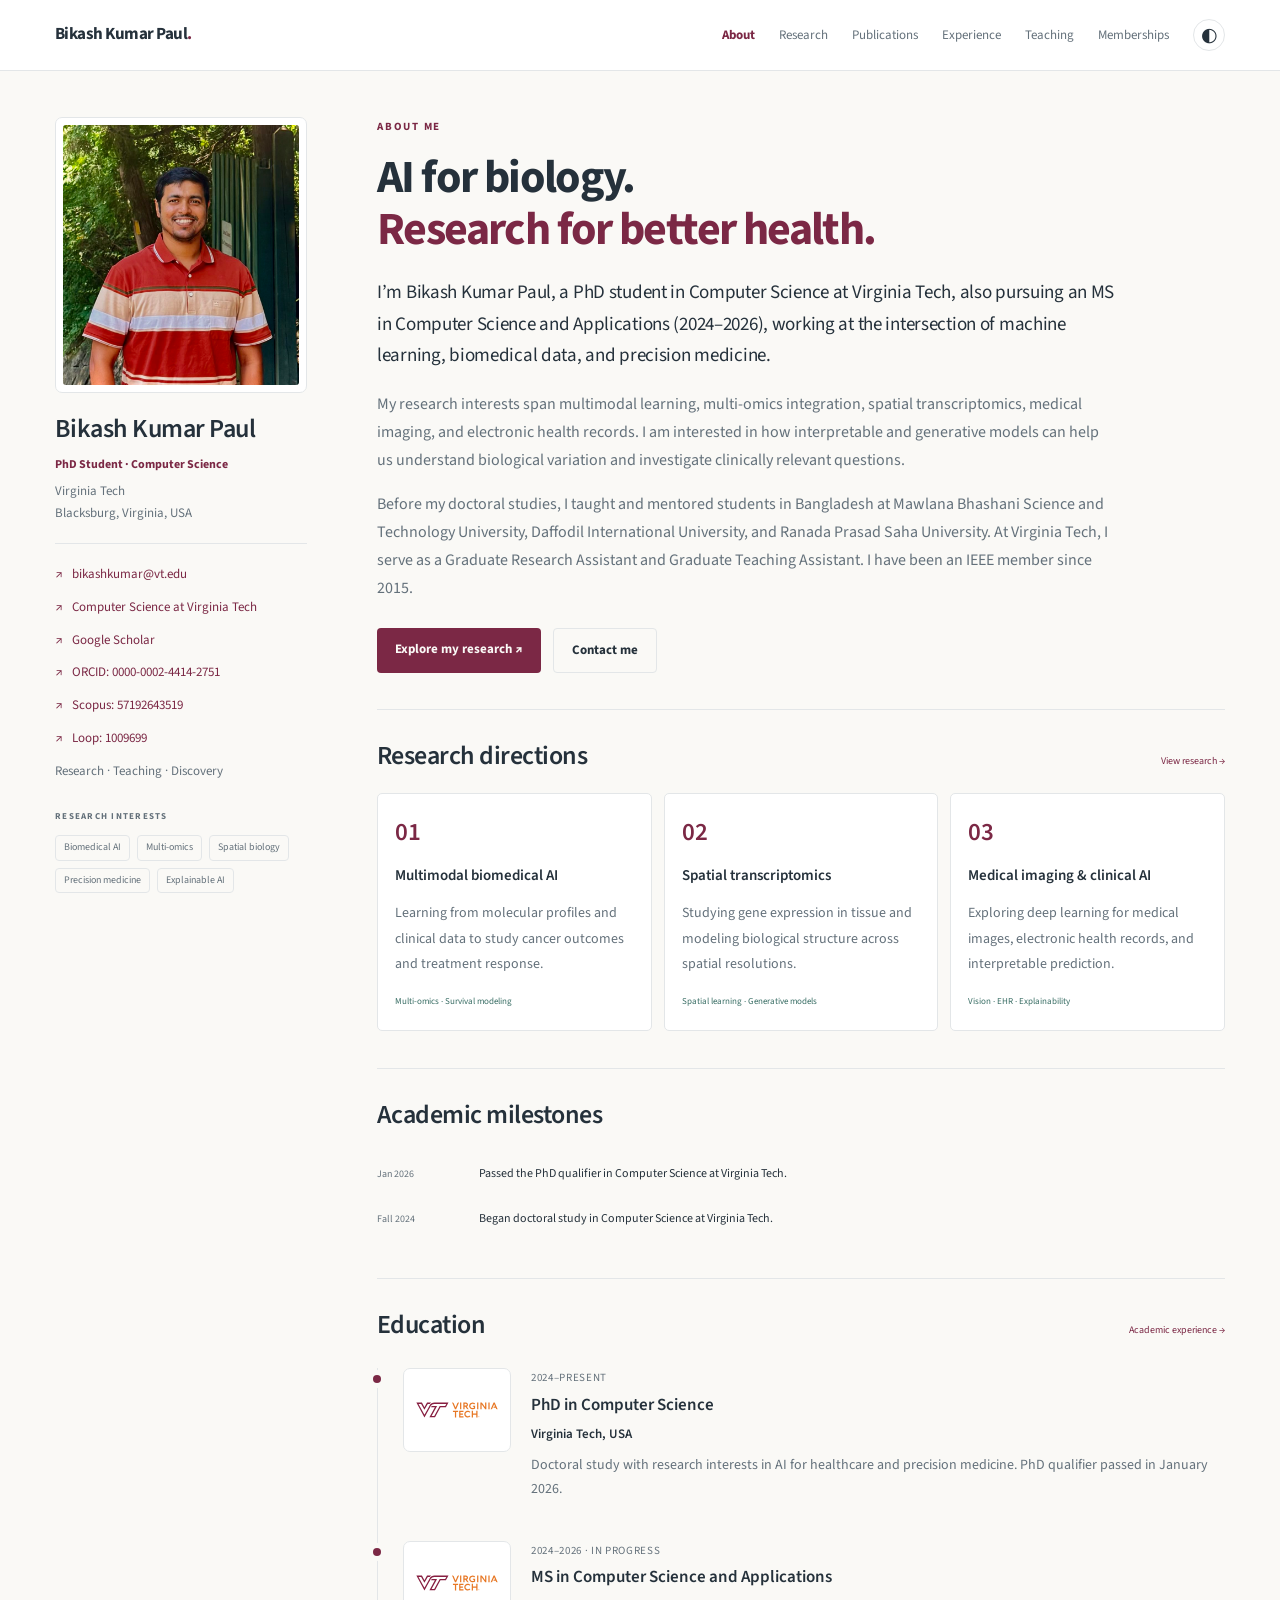
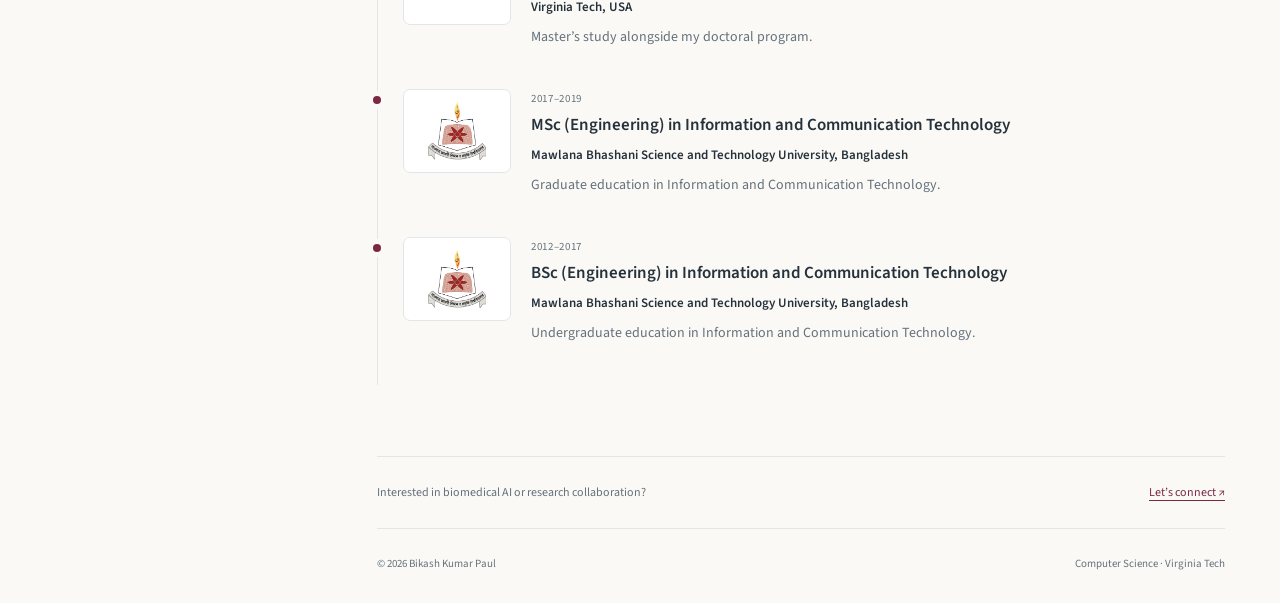
<file: index.html>
<!doctype html><html lang="en"><head><meta charset="utf-8"><meta name="viewport" content="width=device-width,initial-scale=1"><meta name="description" content="About — Bikash Kumar Paul, PhD student in Computer Science at Virginia Tech. Biomedical AI, multi-omics, spatial transcriptomics, and precision medicine."><meta name="theme-color" content="#7b2845"><title>About | Bikash Kumar Paul</title><link rel="preload" href="./fonts/source-sans-3-400.ttf" as="font" type="font/ttf" crossorigin><link rel="stylesheet" href="./style.css"><script defer src="./site.js"></script><script data-goatcounter="https://paulbikashkumar.goatcounter.com/count" async src="https://gc.zgo.at/count.js"></script></head><body><a class="skip" href="#main">Skip to content</a><header><div class="top"><a class="brand" href="./index.html">Bikash Kumar Paul<span>.</span></a><nav aria-label="Main navigation"><a href="./index.html" class="active" aria-current="page">About</a><a href="./research.html">Research</a><a href="./publications.html">Publications</a><a href="./experience.html">Experience</a><a href="./teaching.html">Teaching</a><a href="./service.html">Memberships</a><button data-theme aria-label="Toggle dark theme">◐</button></nav></div></header><div class="layout"><aside aria-label="Profile"><div class="photo-frame"><img src="./BKP.jpg" alt="Bikash Kumar Paul" width="892" height="942"></div><h2>Bikash Kumar Paul</h2><p class="role">PhD Student · Computer Science</p><p class="affil">Virginia Tech<br>Blacksburg, Virginia, USA</p><div class="side-links"><a href="mailto:bikashkumar@vt.edu">↗ &nbsp; bikashkumar@vt.edu</a><a href="https://cs.vt.edu/">↗ &nbsp; Computer Science at Virginia Tech</a><a href="https://scholar.google.com/citations?user=Nyvyza0AAAAJ&amp;hl=en">↗ &nbsp; Google Scholar</a><a href="https://orcid.org/0000-0002-4414-2751">↗ &nbsp; ORCID: 0000-0002-4414-2751</a><a href="https://www.scopus.com/authid/detail.uri?authorId=57192643519">↗ &nbsp; Scopus: 57192643519</a><a href="https://loop.frontiersin.org/people/1009699/overview">↗ &nbsp; Loop: 1009699</a><span>Research · Teaching · Discovery</span></div><div class="side-label">RESEARCH INTERESTS</div><div class="interests"><span>Biomedical AI</span><span>Multi-omics</span><span>Spatial biology</span><span>Precision medicine</span><span>Explainable AI</span></div></aside><main id="main"><p class="eyebrow">About me</p><h1>AI for biology.<br><em>Research for better health.</em></h1><p class="lead">I’m Bikash Kumar Paul, a PhD student in Computer Science at Virginia Tech, also pursuing an MS in Computer Science and Applications (2024–2026), working at the intersection of machine learning, biomedical data, and precision medicine.</p><p class="bio">My research interests span multimodal learning, multi-omics integration, spatial transcriptomics, medical imaging, and electronic health records. I am interested in how interpretable and generative models can help us understand biological variation and investigate clinically relevant questions.</p><p class="bio">Before my doctoral studies, I taught and mentored students in Bangladesh at Mawlana Bhashani Science and Technology University, Daffodil International University, and Ranada Prasad Saha University. At Virginia Tech, I serve as a Graduate Research Assistant and Graduate Teaching Assistant. I have been an IEEE member since 2015.</p><div class="actions"><a class="btn" href="research.html">Explore my research ↗</a><a class="btn secondary" href="mailto:bikashkumar@vt.edu">Contact me</a></div><section><div class="section-title"><h2>Research directions</h2><a href="research.html">View research →</a></div><div class="research-grid"><article class="research-card"><span class="card-number">01</span><h3>Multimodal biomedical AI</h3><p>Learning from molecular profiles and clinical data to study cancer outcomes and treatment response.</p><div class="card-tags">Multi-omics · Survival modeling</div></article><article class="research-card"><span class="card-number">02</span><h3>Spatial transcriptomics</h3><p>Studying gene expression in tissue and modeling biological structure across spatial resolutions.</p><div class="card-tags">Spatial learning · Generative models</div></article><article class="research-card"><span class="card-number">03</span><h3>Medical imaging & clinical AI</h3><p>Exploring deep learning for medical images, electronic health records, and interpretable prediction.</p><div class="card-tags">Vision · EHR · Explainability</div></article></div></section><section><div class="section-title"><h2>Academic milestones</h2></div><div class="news-item"><time>Jan 2026</time><p>Passed the PhD qualifier in Computer Science at Virginia Tech.</p></div><div class="news-item"><time>Fall 2024</time><p>Began doctoral study in Computer Science at Virginia Tech.</p></div></section><section><div class="section-title"><h2>Education</h2><a href="experience.html">Academic experience →</a></div><div class="timeline"><article class="entry institution-entry"><div class="institution-logo"><img src="./logos/vt.svg" alt="Virginia Tech logo" loading="lazy"></div><div class="entry-content"><div class="meta">2024–PRESENT</div><h3>PhD in Computer Science</h3><div class="institution">Virginia Tech, USA</div><p>Doctoral study with research interests in AI for healthcare and precision medicine. PhD qualifier passed in January 2026.</p></div></article><article class="entry institution-entry"><div class="institution-logo"><img src="./logos/vt.svg" alt="Virginia Tech logo" loading="lazy"></div><div class="entry-content"><div class="meta">2024–2026 · IN PROGRESS</div><h3>MS in Computer Science and Applications</h3><div class="institution">Virginia Tech, USA</div><p>Master’s study alongside my doctoral program.</p></div></article><article class="entry institution-entry"><div class="institution-logo"><img src="./logos/mbstu.png" alt="MBSTU logo" loading="lazy"></div><div class="entry-content"><div class="meta">2017–2019</div><h3>MSc (Engineering) in Information and Communication Technology</h3><div class="institution">Mawlana Bhashani Science and Technology University, Bangladesh</div><p>Graduate education in Information and Communication Technology.</p></div></article><article class="entry institution-entry"><div class="institution-logo"><img src="./logos/mbstu.png" alt="MBSTU logo" loading="lazy"></div><div class="entry-content"><div class="meta">2012–2017</div><h3>BSc (Engineering) in Information and Communication Technology</h3><div class="institution">Mawlana Bhashani Science and Technology University, Bangladesh</div><p>Undergraduate education in Information and Communication Technology.</p></div></article></div></section><div class="contact-strip"><p>Interested in biomedical AI or research collaboration?</p><a href="mailto:bikashkumar@vt.edu">Let’s connect ↗</a></div><footer><span>© 2026 Bikash Kumar Paul</span><span>Computer Science · Virginia Tech</span></footer></main></div></body></html>
</file>
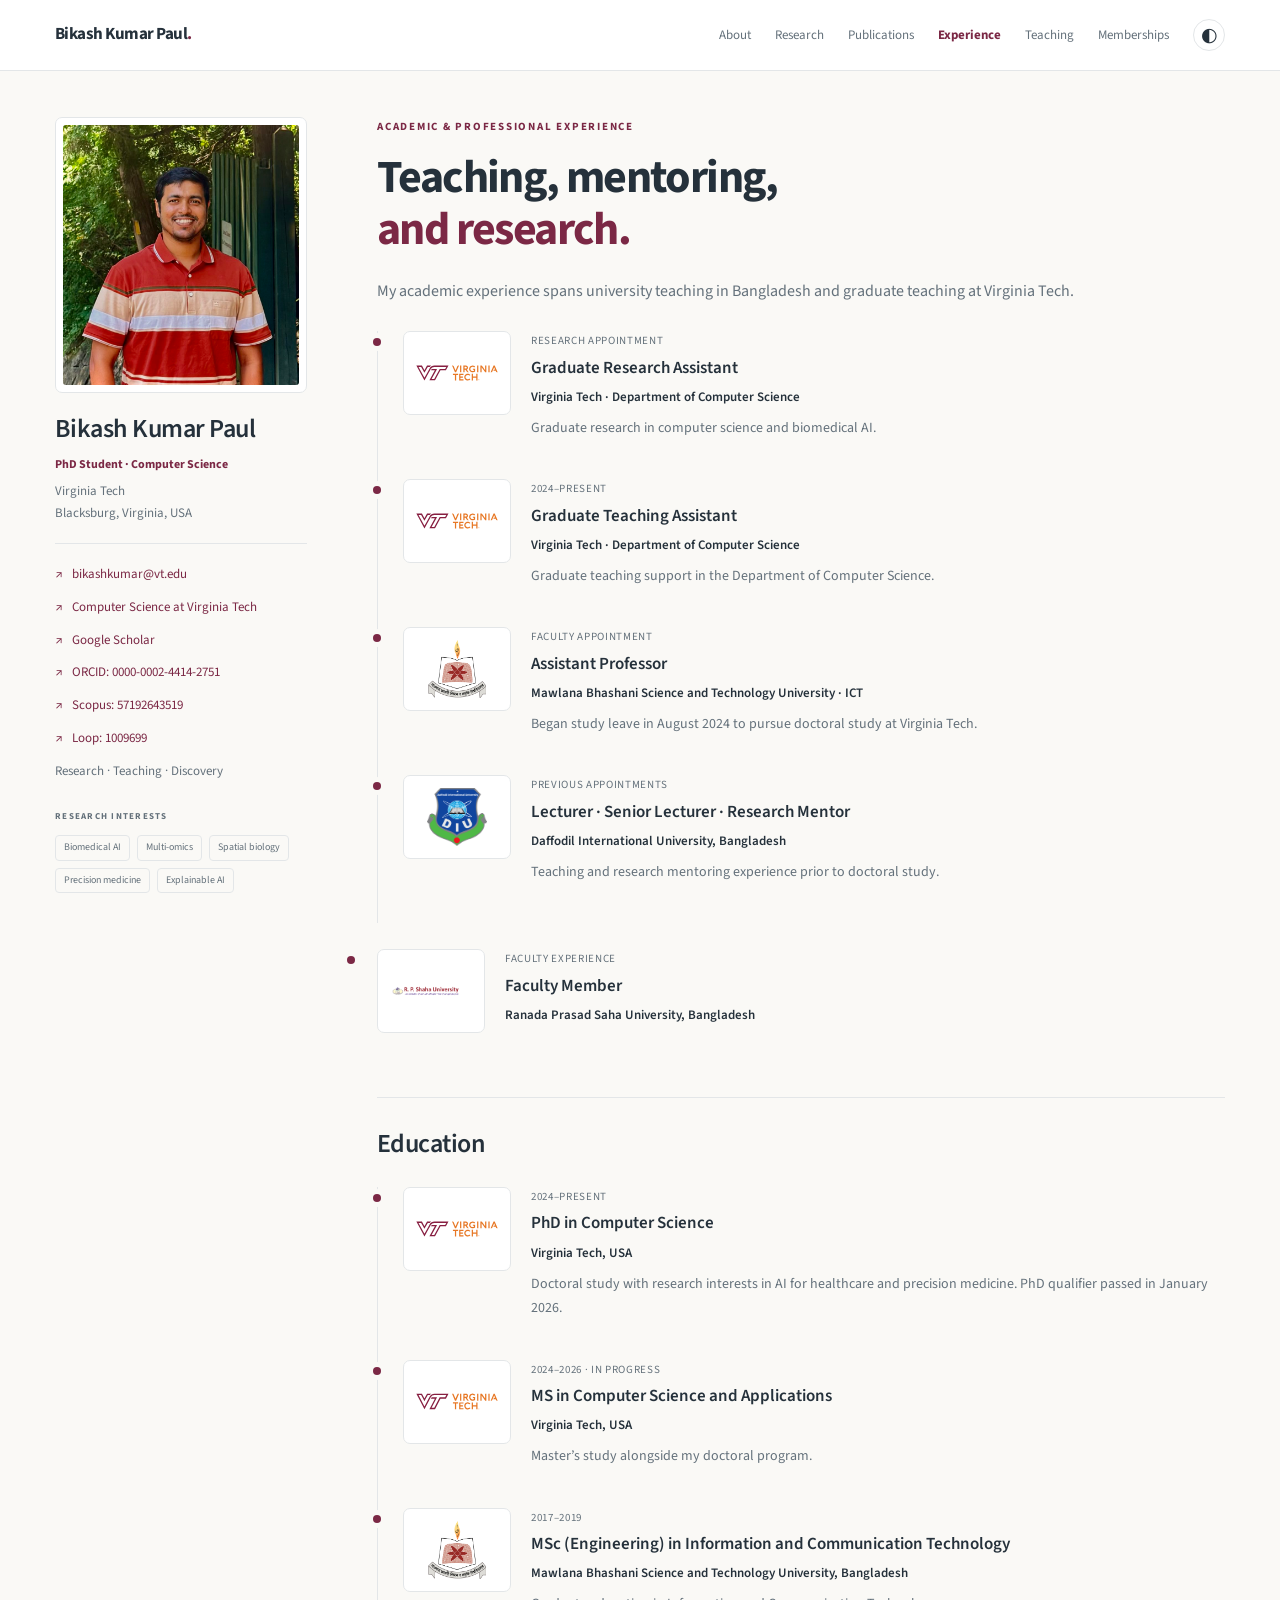
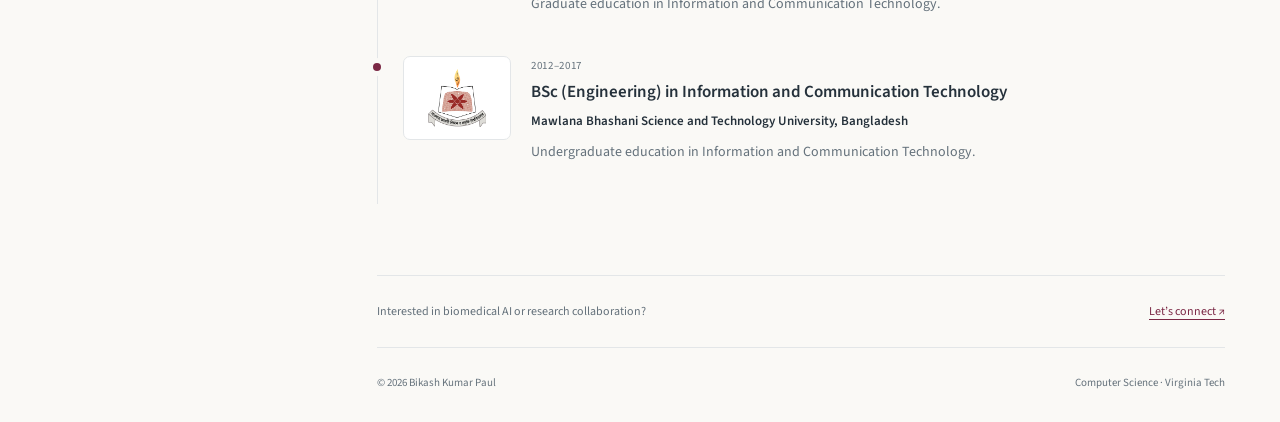
<file: experience.html>
<!doctype html><html lang="en"><head><meta charset="utf-8"><meta name="viewport" content="width=device-width,initial-scale=1"><meta name="description" content="Experience — Bikash Kumar Paul, PhD student in Computer Science at Virginia Tech. Biomedical AI, multi-omics, spatial transcriptomics, and precision medicine."><meta name="theme-color" content="#7b2845"><title>Experience | Bikash Kumar Paul</title><link rel="preload" href="./fonts/source-sans-3-400.ttf" as="font" type="font/ttf" crossorigin><link rel="stylesheet" href="./style.css"><script defer src="./site.js"></script><script data-goatcounter="https://paulbikashkumar.goatcounter.com/count" async src="https://gc.zgo.at/count.js"></script></head><body><a class="skip" href="#main">Skip to content</a><header><div class="top"><a class="brand" href="./index.html">Bikash Kumar Paul<span>.</span></a><nav aria-label="Main navigation"><a href="./index.html">About</a><a href="./research.html">Research</a><a href="./publications.html">Publications</a><a href="./experience.html" class="active" aria-current="page">Experience</a><a href="./teaching.html">Teaching</a><a href="./service.html">Memberships</a><button data-theme aria-label="Toggle dark theme">◐</button></nav></div></header><div class="layout"><aside aria-label="Profile"><div class="photo-frame"><img src="./BKP.jpg" alt="Bikash Kumar Paul" width="892" height="942"></div><h2>Bikash Kumar Paul</h2><p class="role">PhD Student · Computer Science</p><p class="affil">Virginia Tech<br>Blacksburg, Virginia, USA</p><div class="side-links"><a href="mailto:bikashkumar@vt.edu">↗ &nbsp; bikashkumar@vt.edu</a><a href="https://cs.vt.edu/">↗ &nbsp; Computer Science at Virginia Tech</a><a href="https://scholar.google.com/citations?user=Nyvyza0AAAAJ&amp;hl=en">↗ &nbsp; Google Scholar</a><a href="https://orcid.org/0000-0002-4414-2751">↗ &nbsp; ORCID: 0000-0002-4414-2751</a><a href="https://www.scopus.com/authid/detail.uri?authorId=57192643519">↗ &nbsp; Scopus: 57192643519</a><a href="https://loop.frontiersin.org/people/1009699/overview">↗ &nbsp; Loop: 1009699</a><span>Research · Teaching · Discovery</span></div><div class="side-label">RESEARCH INTERESTS</div><div class="interests"><span>Biomedical AI</span><span>Multi-omics</span><span>Spatial biology</span><span>Precision medicine</span><span>Explainable AI</span></div></aside><main id="main"><p class="eyebrow">Academic & professional experience</p><h1>Teaching, mentoring,<br><em>and research.</em></h1><p class="bio">My academic experience spans university teaching in Bangladesh and graduate teaching at Virginia Tech.</p><div class="timeline"><article class="entry institution-entry"><div class="institution-logo"><img src="./logos/vt.svg" alt="Virginia Tech logo" loading="lazy"></div><div class="entry-content"><div class="meta">RESEARCH APPOINTMENT</div><h3>Graduate Research Assistant</h3><div class="institution">Virginia Tech · Department of Computer Science</div><p>Graduate research in computer science and biomedical AI.</p></div></article><article class="entry institution-entry"><div class="institution-logo"><img src="./logos/vt.svg" alt="Virginia Tech logo" loading="lazy"></div><div class="entry-content"><div class="meta">2024–PRESENT</div><h3>Graduate Teaching Assistant</h3><div class="institution">Virginia Tech · Department of Computer Science</div><p>Graduate teaching support in the Department of Computer Science.</p></div></article><article class="entry institution-entry"><div class="institution-logo"><img src="./logos/mbstu.png" alt="MBSTU logo" loading="lazy"></div><div class="entry-content"><div class="meta">FACULTY APPOINTMENT</div><h3>Assistant Professor</h3><div class="institution">Mawlana Bhashani Science and Technology University · ICT</div><p>Began study leave in August 2024 to pursue doctoral study at Virginia Tech.</p></div></article><article class="entry institution-entry"><div class="institution-logo"><img src="./logos/diu.png" alt="Daffodil International University logo" loading="lazy"></div><div class="entry-content"><div class="meta">PREVIOUS APPOINTMENTS</div><h3>Lecturer · Senior Lecturer · Research Mentor</h3><div class="institution">Daffodil International University, Bangladesh</div><p>Teaching and research mentoring experience prior to doctoral study.</p></div></article></div><article class="entry institution-entry"><div class="institution-logo"><img src="./logos/rpsu.png" alt="R. P. Shaha University logo" loading="lazy"></div><div class="entry-content"><div class="meta">FACULTY EXPERIENCE</div><h3>Faculty Member</h3><div class="institution">Ranada Prasad Saha University, Bangladesh</div></div></article><section><h2>Education</h2><div class="timeline"><article class="entry institution-entry"><div class="institution-logo"><img src="./logos/vt.svg" alt="Virginia Tech logo" loading="lazy"></div><div class="entry-content"><div class="meta">2024–PRESENT</div><h3>PhD in Computer Science</h3><div class="institution">Virginia Tech, USA</div><p>Doctoral study with research interests in AI for healthcare and precision medicine. PhD qualifier passed in January 2026.</p></div></article><article class="entry institution-entry"><div class="institution-logo"><img src="./logos/vt.svg" alt="Virginia Tech logo" loading="lazy"></div><div class="entry-content"><div class="meta">2024–2026 · IN PROGRESS</div><h3>MS in Computer Science and Applications</h3><div class="institution">Virginia Tech, USA</div><p>Master’s study alongside my doctoral program.</p></div></article><article class="entry institution-entry"><div class="institution-logo"><img src="./logos/mbstu.png" alt="MBSTU logo" loading="lazy"></div><div class="entry-content"><div class="meta">2017–2019</div><h3>MSc (Engineering) in Information and Communication Technology</h3><div class="institution">Mawlana Bhashani Science and Technology University, Bangladesh</div><p>Graduate education in Information and Communication Technology.</p></div></article><article class="entry institution-entry"><div class="institution-logo"><img src="./logos/mbstu.png" alt="MBSTU logo" loading="lazy"></div><div class="entry-content"><div class="meta">2012–2017</div><h3>BSc (Engineering) in Information and Communication Technology</h3><div class="institution">Mawlana Bhashani Science and Technology University, Bangladesh</div><p>Undergraduate education in Information and Communication Technology.</p></div></article></div></section><div class="contact-strip"><p>Interested in biomedical AI or research collaboration?</p><a href="mailto:bikashkumar@vt.edu">Let’s connect ↗</a></div><footer><span>© 2026 Bikash Kumar Paul</span><span>Computer Science · Virginia Tech</span></footer></main></div></body></html>
</file>
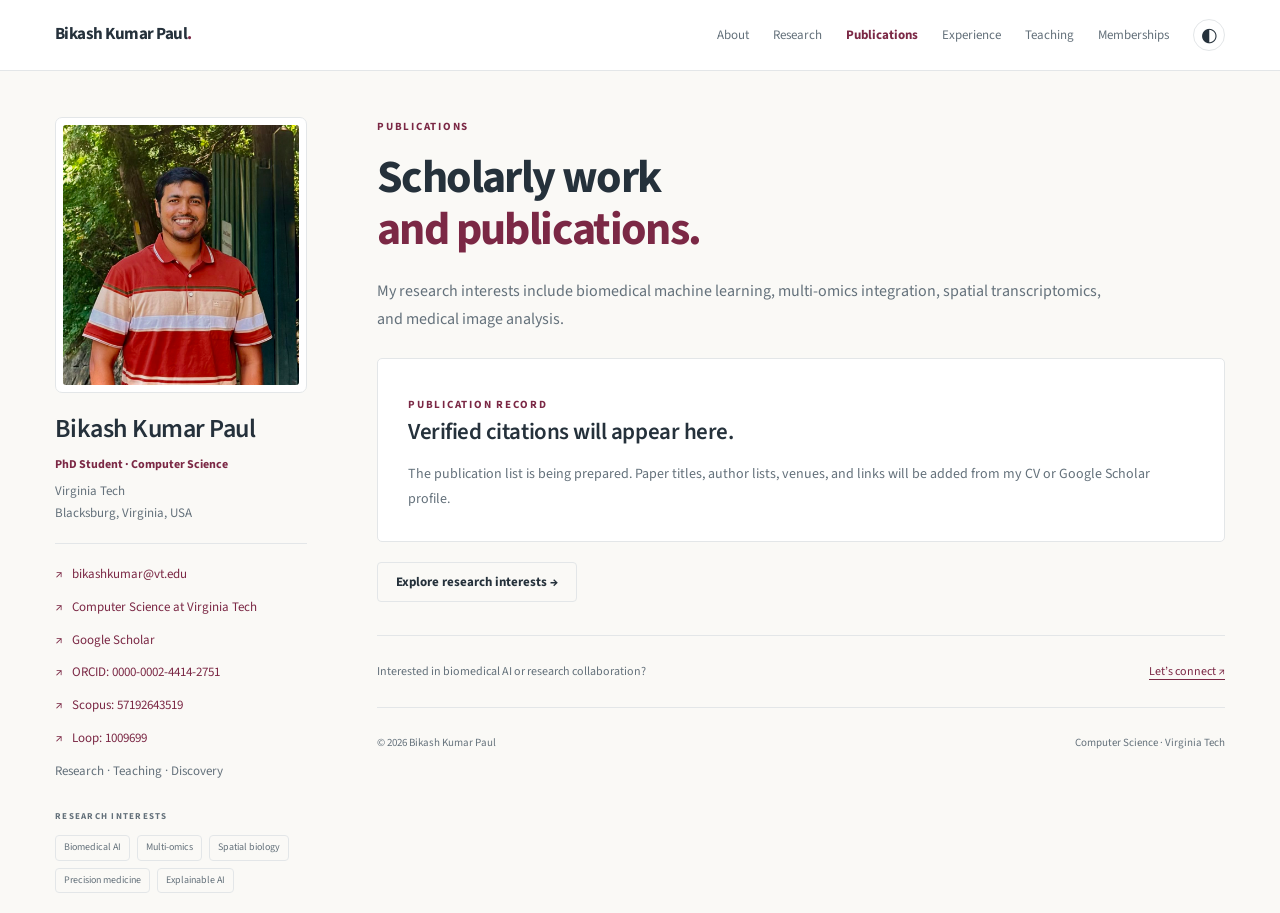
<file: publications.html>
<!doctype html><html lang="en"><head><meta charset="utf-8"><meta name="viewport" content="width=device-width,initial-scale=1"><meta name="description" content="Publications — Bikash Kumar Paul, PhD student in Computer Science at Virginia Tech. Biomedical AI, multi-omics, spatial transcriptomics, and precision medicine."><meta name="theme-color" content="#7b2845"><title>Publications | Bikash Kumar Paul</title><link rel="preload" href="./fonts/source-sans-3-400.ttf" as="font" type="font/ttf" crossorigin><link rel="stylesheet" href="./style.css"><script defer src="./site.js"></script><script data-goatcounter="https://paulbikashkumar.goatcounter.com/count" async src="https://gc.zgo.at/count.js"></script></head><body><a class="skip" href="#main">Skip to content</a><header><div class="top"><a class="brand" href="./index.html">Bikash Kumar Paul<span>.</span></a><nav aria-label="Main navigation"><a href="./index.html">About</a><a href="./research.html">Research</a><a href="./publications.html" class="active" aria-current="page">Publications</a><a href="./experience.html">Experience</a><a href="./teaching.html">Teaching</a><a href="./service.html">Memberships</a><button data-theme aria-label="Toggle dark theme">◐</button></nav></div></header><div class="layout"><aside aria-label="Profile"><div class="photo-frame"><img src="./BKP.jpg" alt="Bikash Kumar Paul" width="892" height="942"></div><h2>Bikash Kumar Paul</h2><p class="role">PhD Student · Computer Science</p><p class="affil">Virginia Tech<br>Blacksburg, Virginia, USA</p><div class="side-links"><a href="mailto:bikashkumar@vt.edu">↗ &nbsp; bikashkumar@vt.edu</a><a href="https://cs.vt.edu/">↗ &nbsp; Computer Science at Virginia Tech</a><a href="https://scholar.google.com/citations?user=Nyvyza0AAAAJ&amp;hl=en">↗ &nbsp; Google Scholar</a><a href="https://orcid.org/0000-0002-4414-2751">↗ &nbsp; ORCID: 0000-0002-4414-2751</a><a href="https://www.scopus.com/authid/detail.uri?authorId=57192643519">↗ &nbsp; Scopus: 57192643519</a><a href="https://loop.frontiersin.org/people/1009699/overview">↗ &nbsp; Loop: 1009699</a><span>Research · Teaching · Discovery</span></div><div class="side-label">RESEARCH INTERESTS</div><div class="interests"><span>Biomedical AI</span><span>Multi-omics</span><span>Spatial biology</span><span>Precision medicine</span><span>Explainable AI</span></div></aside><main id="main"><p class="eyebrow">Publications</p><h1>Scholarly work<br><em>and publications.</em></h1><p class="bio">My research interests include biomedical machine learning, multi-omics integration, spatial transcriptomics, and medical image analysis.</p><div class="empty"><span class="eyebrow">Publication record</span><h2>Verified citations will appear here.</h2><p>The publication list is being prepared. Paper titles, author lists, venues, and links will be added from my CV or Google Scholar profile.</p></div><a class="btn secondary" href="research.html">Explore research interests →</a><div class="contact-strip"><p>Interested in biomedical AI or research collaboration?</p><a href="mailto:bikashkumar@vt.edu">Let’s connect ↗</a></div><footer><span>© 2026 Bikash Kumar Paul</span><span>Computer Science · Virginia Tech</span></footer></main></div></body></html>
</file>
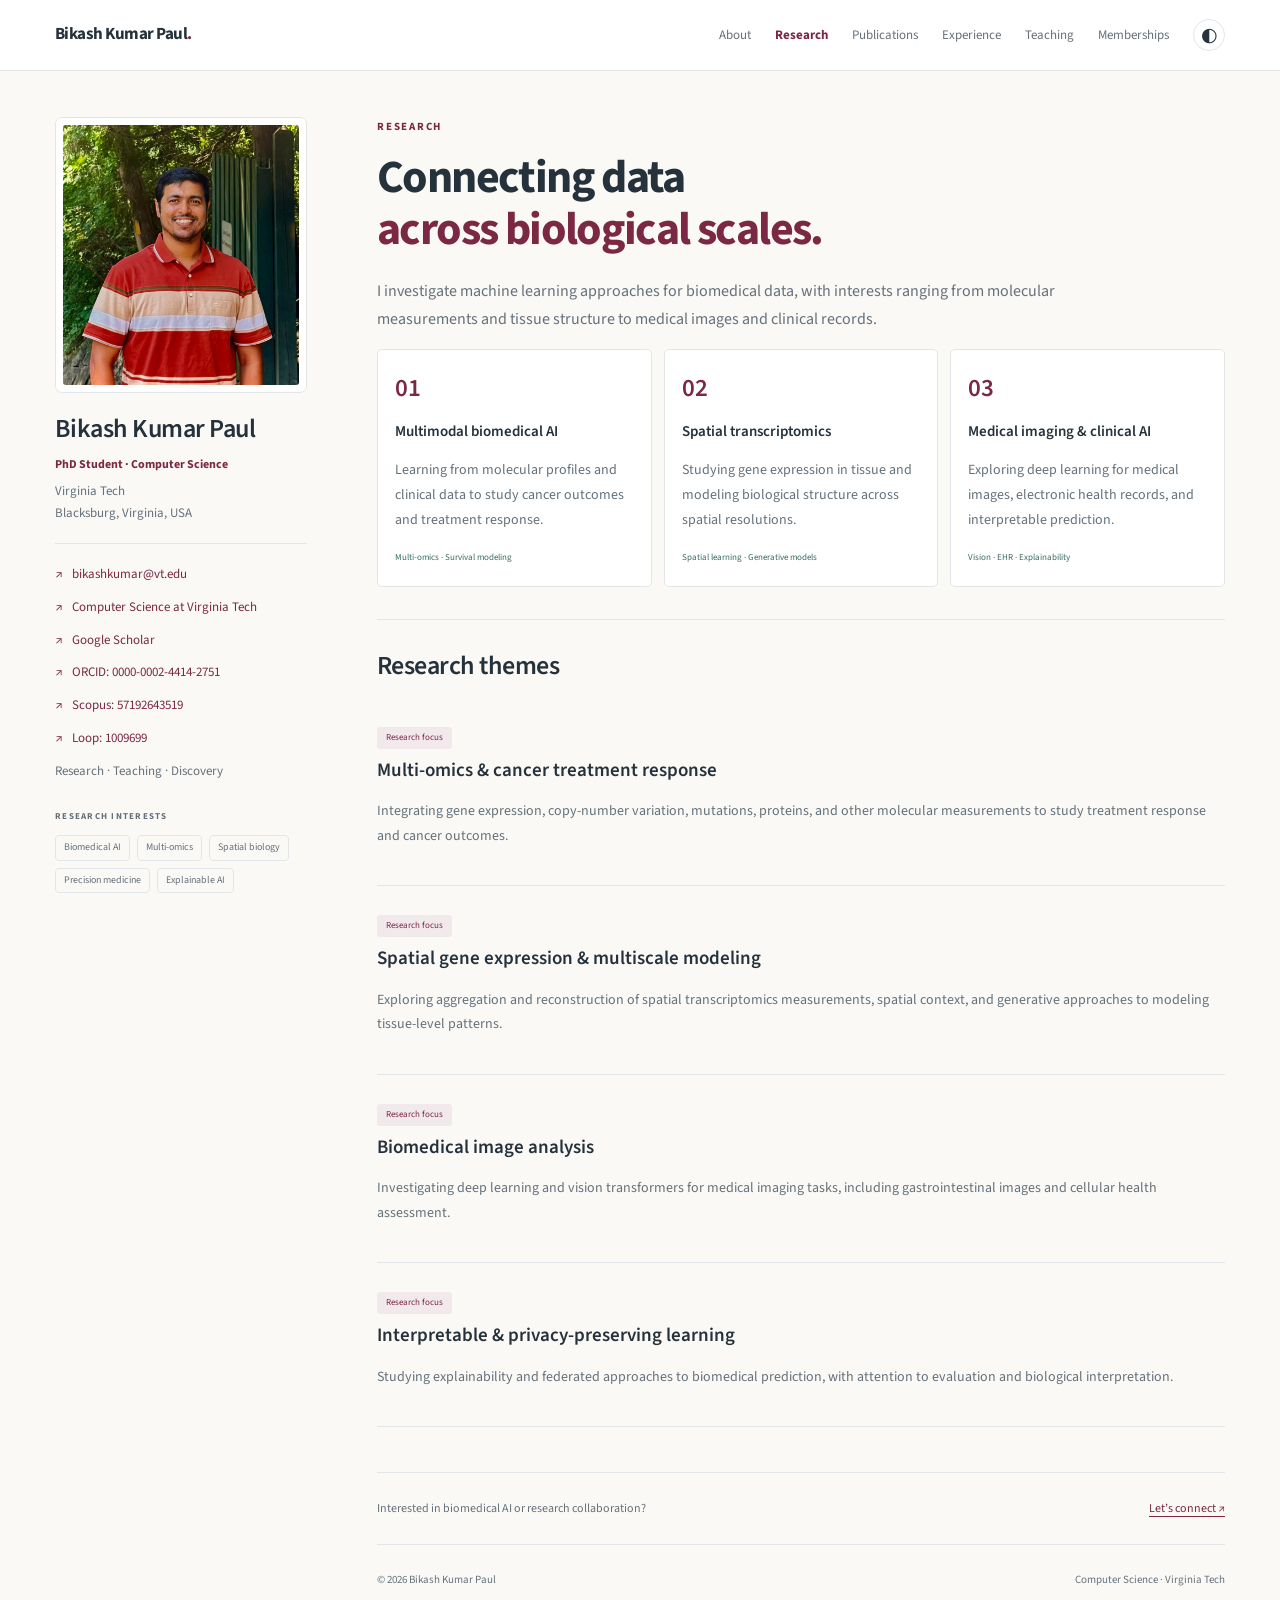
<file: research.html>
<!doctype html><html lang="en"><head><meta charset="utf-8"><meta name="viewport" content="width=device-width,initial-scale=1"><meta name="description" content="Research — Bikash Kumar Paul, PhD student in Computer Science at Virginia Tech. Biomedical AI, multi-omics, spatial transcriptomics, and precision medicine."><meta name="theme-color" content="#7b2845"><title>Research | Bikash Kumar Paul</title><link rel="preload" href="./fonts/source-sans-3-400.ttf" as="font" type="font/ttf" crossorigin><link rel="stylesheet" href="./style.css"><script defer src="./site.js"></script><script data-goatcounter="https://paulbikashkumar.goatcounter.com/count" async src="https://gc.zgo.at/count.js"></script></head><body><a class="skip" href="#main">Skip to content</a><header><div class="top"><a class="brand" href="./index.html">Bikash Kumar Paul<span>.</span></a><nav aria-label="Main navigation"><a href="./index.html">About</a><a href="./research.html" class="active" aria-current="page">Research</a><a href="./publications.html">Publications</a><a href="./experience.html">Experience</a><a href="./teaching.html">Teaching</a><a href="./service.html">Memberships</a><button data-theme aria-label="Toggle dark theme">◐</button></nav></div></header><div class="layout"><aside aria-label="Profile"><div class="photo-frame"><img src="./BKP.jpg" alt="Bikash Kumar Paul" width="892" height="942"></div><h2>Bikash Kumar Paul</h2><p class="role">PhD Student · Computer Science</p><p class="affil">Virginia Tech<br>Blacksburg, Virginia, USA</p><div class="side-links"><a href="mailto:bikashkumar@vt.edu">↗ &nbsp; bikashkumar@vt.edu</a><a href="https://cs.vt.edu/">↗ &nbsp; Computer Science at Virginia Tech</a><a href="https://scholar.google.com/citations?user=Nyvyza0AAAAJ&amp;hl=en">↗ &nbsp; Google Scholar</a><a href="https://orcid.org/0000-0002-4414-2751">↗ &nbsp; ORCID: 0000-0002-4414-2751</a><a href="https://www.scopus.com/authid/detail.uri?authorId=57192643519">↗ &nbsp; Scopus: 57192643519</a><a href="https://loop.frontiersin.org/people/1009699/overview">↗ &nbsp; Loop: 1009699</a><span>Research · Teaching · Discovery</span></div><div class="side-label">RESEARCH INTERESTS</div><div class="interests"><span>Biomedical AI</span><span>Multi-omics</span><span>Spatial biology</span><span>Precision medicine</span><span>Explainable AI</span></div></aside><main id="main"><p class="eyebrow">Research</p><h1>Connecting data<br><em>across biological scales.</em></h1><p class="bio">I investigate machine learning approaches for biomedical data, with interests ranging from molecular measurements and tissue structure to medical images and clinical records.</p><div class="research-grid"><article class="research-card"><span class="card-number">01</span><h3>Multimodal biomedical AI</h3><p>Learning from molecular profiles and clinical data to study cancer outcomes and treatment response.</p><div class="card-tags">Multi-omics · Survival modeling</div></article><article class="research-card"><span class="card-number">02</span><h3>Spatial transcriptomics</h3><p>Studying gene expression in tissue and modeling biological structure across spatial resolutions.</p><div class="card-tags">Spatial learning · Generative models</div></article><article class="research-card"><span class="card-number">03</span><h3>Medical imaging & clinical AI</h3><p>Exploring deep learning for medical images, electronic health records, and interpretable prediction.</p><div class="card-tags">Vision · EHR · Explainability</div></article></div><section><h2>Research themes</h2><article class="project"><span class="pill">Research focus</span><h3>Multi-omics & cancer treatment response</h3><p>Integrating gene expression, copy-number variation, mutations, proteins, and other molecular measurements to study treatment response and cancer outcomes.</p></article><article class="project"><span class="pill">Research focus</span><h3>Spatial gene expression & multiscale modeling</h3><p>Exploring aggregation and reconstruction of spatial transcriptomics measurements, spatial context, and generative approaches to modeling tissue-level patterns.</p></article><article class="project"><span class="pill">Research focus</span><h3>Biomedical image analysis</h3><p>Investigating deep learning and vision transformers for medical imaging tasks, including gastrointestinal images and cellular health assessment.</p></article><article class="project"><span class="pill">Research focus</span><h3>Interpretable & privacy-preserving learning</h3><p>Studying explainability and federated approaches to biomedical prediction, with attention to evaluation and biological interpretation.</p></article></section><div class="contact-strip"><p>Interested in biomedical AI or research collaboration?</p><a href="mailto:bikashkumar@vt.edu">Let’s connect ↗</a></div><footer><span>© 2026 Bikash Kumar Paul</span><span>Computer Science · Virginia Tech</span></footer></main></div></body></html>
</file>
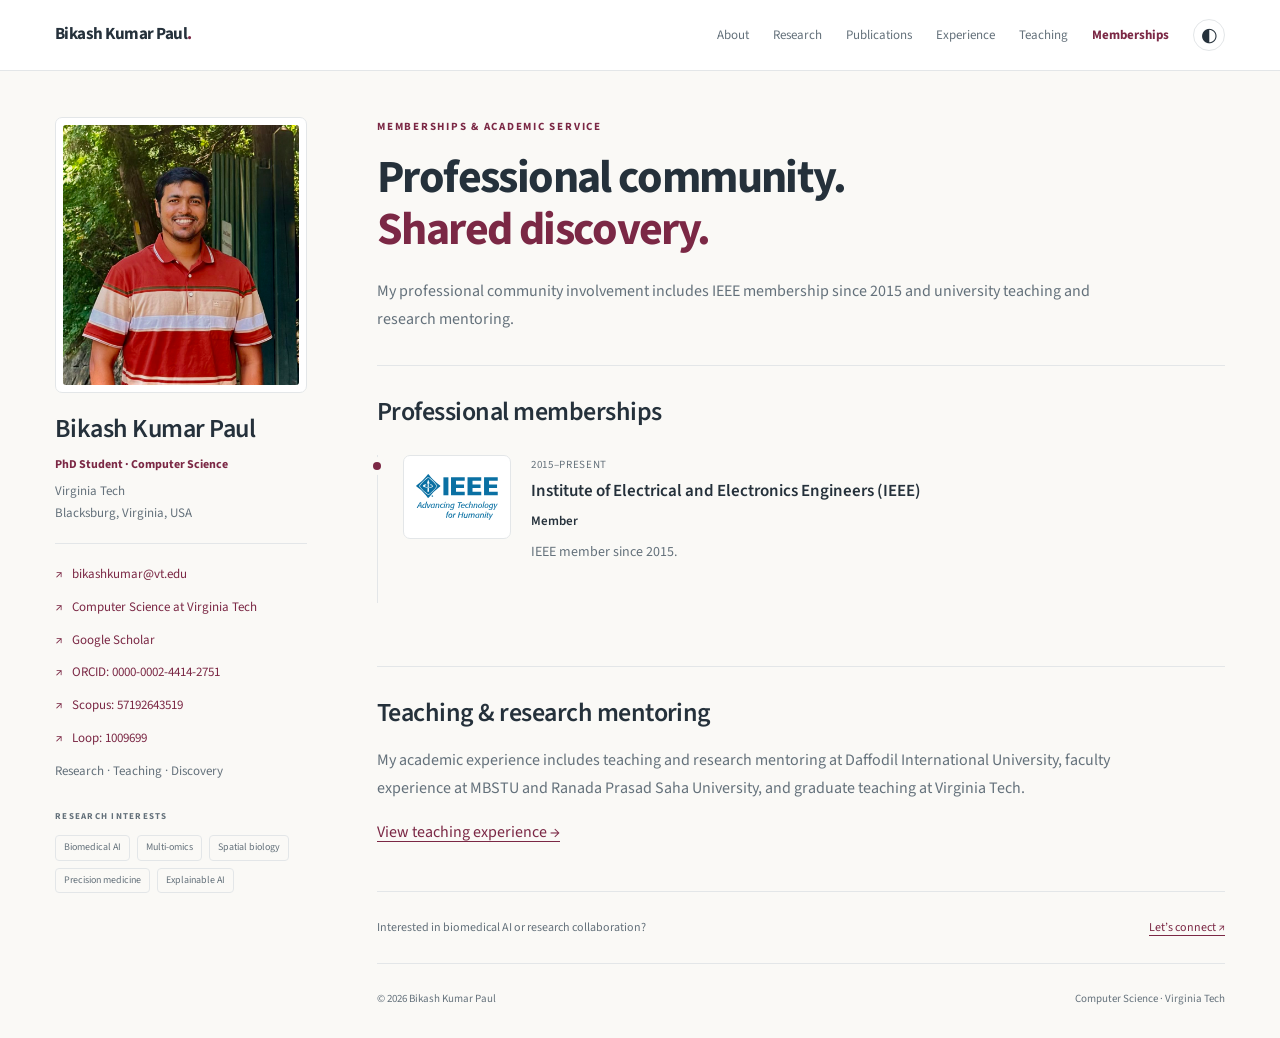
<file: service.html>
<!doctype html><html lang="en"><head><meta charset="utf-8"><meta name="viewport" content="width=device-width,initial-scale=1"><meta name="description" content="Memberships &amp; Service — Bikash Kumar Paul, PhD student in Computer Science at Virginia Tech. Biomedical AI, multi-omics, spatial transcriptomics, and precision medicine."><meta name="theme-color" content="#7b2845"><title>Memberships &amp; Service | Bikash Kumar Paul</title><link rel="preload" href="./fonts/source-sans-3-400.ttf" as="font" type="font/ttf" crossorigin><link rel="stylesheet" href="./style.css"><script defer src="./site.js"></script><script data-goatcounter="https://paulbikashkumar.goatcounter.com/count" async src="https://gc.zgo.at/count.js"></script></head><body><a class="skip" href="#main">Skip to content</a><header><div class="top"><a class="brand" href="./index.html">Bikash Kumar Paul<span>.</span></a><nav aria-label="Main navigation"><a href="./index.html">About</a><a href="./research.html">Research</a><a href="./publications.html">Publications</a><a href="./experience.html">Experience</a><a href="./teaching.html">Teaching</a><a href="./service.html" class="active" aria-current="page">Memberships</a><button data-theme aria-label="Toggle dark theme">◐</button></nav></div></header><div class="layout"><aside aria-label="Profile"><div class="photo-frame"><img src="./BKP.jpg" alt="Bikash Kumar Paul" width="892" height="942"></div><h2>Bikash Kumar Paul</h2><p class="role">PhD Student · Computer Science</p><p class="affil">Virginia Tech<br>Blacksburg, Virginia, USA</p><div class="side-links"><a href="mailto:bikashkumar@vt.edu">↗ &nbsp; bikashkumar@vt.edu</a><a href="https://cs.vt.edu/">↗ &nbsp; Computer Science at Virginia Tech</a><a href="https://scholar.google.com/citations?user=Nyvyza0AAAAJ&amp;hl=en">↗ &nbsp; Google Scholar</a><a href="https://orcid.org/0000-0002-4414-2751">↗ &nbsp; ORCID: 0000-0002-4414-2751</a><a href="https://www.scopus.com/authid/detail.uri?authorId=57192643519">↗ &nbsp; Scopus: 57192643519</a><a href="https://loop.frontiersin.org/people/1009699/overview">↗ &nbsp; Loop: 1009699</a><span>Research · Teaching · Discovery</span></div><div class="side-label">RESEARCH INTERESTS</div><div class="interests"><span>Biomedical AI</span><span>Multi-omics</span><span>Spatial biology</span><span>Precision medicine</span><span>Explainable AI</span></div></aside><main id="main"><p class="eyebrow">Memberships & academic service</p><h1>Professional community.<br><em>Shared discovery.</em></h1><p class="bio">My professional community involvement includes IEEE membership since 2015 and university teaching and research mentoring.</p><section><h2>Professional memberships</h2><div class="timeline"><article class="entry institution-entry"><div class="institution-logo"><img src="./logos/ieee.svg" alt="IEEE logo" loading="lazy"></div><div class="entry-content"><div class="meta">2015–PRESENT</div><h3>Institute of Electrical and Electronics Engineers (IEEE)</h3><div class="institution">Member</div><p>IEEE member since 2015.</p></div></article></div></section><section><h2>Teaching & research mentoring</h2><p class="bio">My academic experience includes teaching and research mentoring at Daffodil International University, faculty experience at MBSTU and Ranada Prasad Saha University, and graduate teaching at Virginia Tech.</p><a href="teaching.html">View teaching experience →</a></section><div class="contact-strip"><p>Interested in biomedical AI or research collaboration?</p><a href="mailto:bikashkumar@vt.edu">Let’s connect ↗</a></div><footer><span>© 2026 Bikash Kumar Paul</span><span>Computer Science · Virginia Tech</span></footer></main></div></body></html>
</file>
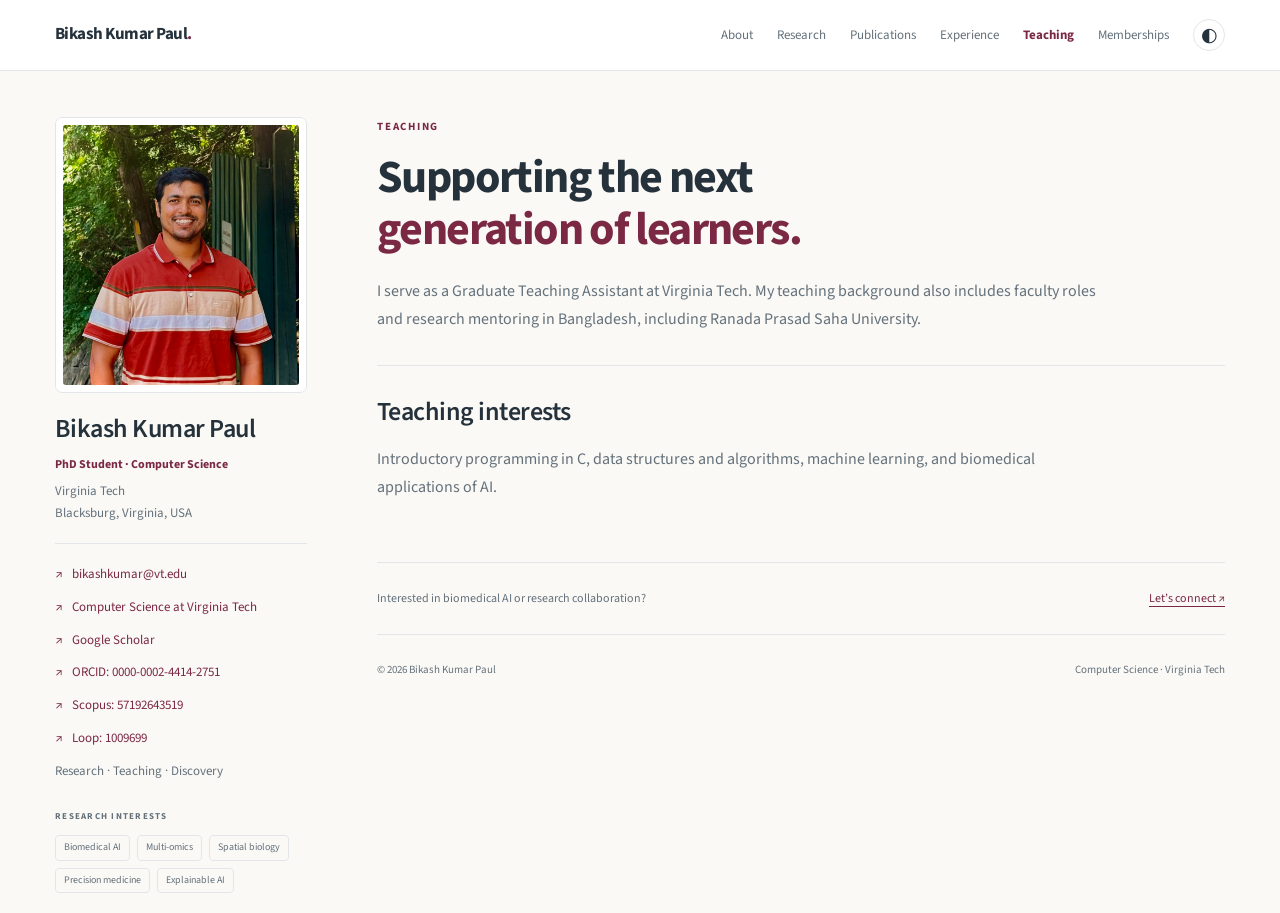
<file: teaching.html>
<!doctype html><html lang="en"><head><meta charset="utf-8"><meta name="viewport" content="width=device-width,initial-scale=1"><meta name="description" content="Teaching — Bikash Kumar Paul, PhD student in Computer Science at Virginia Tech. Biomedical AI, multi-omics, spatial transcriptomics, and precision medicine."><meta name="theme-color" content="#7b2845"><title>Teaching | Bikash Kumar Paul</title><link rel="preload" href="./fonts/source-sans-3-400.ttf" as="font" type="font/ttf" crossorigin><link rel="stylesheet" href="./style.css"><script defer src="./site.js"></script><script data-goatcounter="https://paulbikashkumar.goatcounter.com/count" async src="https://gc.zgo.at/count.js"></script></head><body><a class="skip" href="#main">Skip to content</a><header><div class="top"><a class="brand" href="./index.html">Bikash Kumar Paul<span>.</span></a><nav aria-label="Main navigation"><a href="./index.html">About</a><a href="./research.html">Research</a><a href="./publications.html">Publications</a><a href="./experience.html">Experience</a><a href="./teaching.html" class="active" aria-current="page">Teaching</a><a href="./service.html">Memberships</a><button data-theme aria-label="Toggle dark theme">◐</button></nav></div></header><div class="layout"><aside aria-label="Profile"><div class="photo-frame"><img src="./BKP.jpg" alt="Bikash Kumar Paul" width="892" height="942"></div><h2>Bikash Kumar Paul</h2><p class="role">PhD Student · Computer Science</p><p class="affil">Virginia Tech<br>Blacksburg, Virginia, USA</p><div class="side-links"><a href="mailto:bikashkumar@vt.edu">↗ &nbsp; bikashkumar@vt.edu</a><a href="https://cs.vt.edu/">↗ &nbsp; Computer Science at Virginia Tech</a><a href="https://scholar.google.com/citations?user=Nyvyza0AAAAJ&amp;hl=en">↗ &nbsp; Google Scholar</a><a href="https://orcid.org/0000-0002-4414-2751">↗ &nbsp; ORCID: 0000-0002-4414-2751</a><a href="https://www.scopus.com/authid/detail.uri?authorId=57192643519">↗ &nbsp; Scopus: 57192643519</a><a href="https://loop.frontiersin.org/people/1009699/overview">↗ &nbsp; Loop: 1009699</a><span>Research · Teaching · Discovery</span></div><div class="side-label">RESEARCH INTERESTS</div><div class="interests"><span>Biomedical AI</span><span>Multi-omics</span><span>Spatial biology</span><span>Precision medicine</span><span>Explainable AI</span></div></aside><main id="main"><p class="eyebrow">Teaching</p><h1>Supporting the next<br><em>generation of learners.</em></h1><p class="bio">I serve as a Graduate Teaching Assistant at Virginia Tech. My teaching background also includes faculty roles and research mentoring in Bangladesh, including Ranada Prasad Saha University.</p><section><h2>Teaching interests</h2><p class="bio">Introductory programming in C, data structures and algorithms, machine learning, and biomedical applications of AI.</p></section><div class="contact-strip"><p>Interested in biomedical AI or research collaboration?</p><a href="mailto:bikashkumar@vt.edu">Let’s connect ↗</a></div><footer><span>© 2026 Bikash Kumar Paul</span><span>Computer Science · Virginia Tech</span></footer></main></div></body></html>
</file>
<file: style.css>
@font-face{font-family:"Source Sans 3";font-style:normal;font-weight:400;font-display:swap;src:url("./fonts/source-sans-3-400.ttf") format("truetype")}
@font-face{font-family:"Source Sans 3";font-style:normal;font-weight:600;font-display:swap;src:url("./fonts/source-sans-3-600.ttf") format("truetype")}
@font-face{font-family:"Source Sans 3";font-style:normal;font-weight:700;font-display:swap;src:url("./fonts/source-sans-3-700.ttf") format("truetype")}

:root{--bg:#faf9f6;--panel:#fff;--ink:#25313b;--muted:#64717b;--line:#e3e6e8;--accent:#7b2845;--soft:#f2e9ed;--green:#376c63}*{box-sizing:border-box}html{scroll-behavior:smooth}body{margin:0;font:15px/1.8 "Source Sans 3",Arial,sans-serif;background:var(--bg);color:var(--ink)}body.dark{--bg:#141c24;--panel:#1c2731;--ink:#e6edf2;--muted:#a4b2be;--line:#34414b;--accent:#f1abc4;--soft:#352635;--green:#9bd2c2}a{color:var(--accent);text-underline-offset:4px}a:hover{text-decoration:underline}header{border-bottom:1px solid var(--line);background:var(--panel);position:sticky;top:0;z-index:10}.top{max-width:1240px;margin:auto;padding:19px 35px;display:flex;justify-content:space-between;align-items:center;gap:20px}.brand{text-decoration:none;color:var(--ink);font-weight:750;font-size:17px;letter-spacing:-.03em}.brand span{color:var(--accent)}nav{display:flex;align-items:center;gap:24px}nav a{font-size:12px;text-decoration:none;color:var(--muted)}nav a.active{color:var(--accent);font-weight:700}button{cursor:pointer;color:var(--ink);background:transparent;border:1px solid var(--line);border-radius:50%;height:32px;width:32px;font-size:19px}.layout{max-width:1240px;margin:auto;padding:46px 35px 20px;display:grid;grid-template-columns:252px minmax(0,1fr);gap:70px}aside{align-self:start;position:sticky;top:112px}.photo-frame{border:1px solid var(--line);padding:7px;border-radius:7px;background:var(--panel)}aside img{width:100%;height:260px;object-fit:cover;object-position:50% 30%;display:block;border-radius:3px}aside h2{font:26px/1.25 "Source Sans 3",Arial,sans-serif;margin:20px 0 8px}.role{color:var(--accent);font-size:12px;font-weight:650;margin:0}.affil{font-size:12px;color:var(--muted);margin:5px 0 18px}.side-links{display:grid;gap:10px;border-top:1px solid var(--line);padding-top:19px;font-size:12px}.side-links a{text-decoration:none}.side-links span{color:var(--muted)}.side-label{margin-top:27px;font-size:9px;font-weight:750;letter-spacing:.14em;color:var(--muted)}.interests{display:flex;gap:7px;flex-wrap:wrap;margin-top:10px}.interests span{font-size:10px;border:1px solid var(--line);padding:3px 8px;border-radius:4px;color:var(--muted)}main{min-width:0}.eyebrow{text-transform:uppercase;letter-spacing:.16em;font-size:9px;color:var(--accent);font-weight:750;margin:0 0 16px}h1{font:46px/1.12 "Source Sans 3",Arial,sans-serif;letter-spacing:-.035em;margin:0 0 22px}h1 em{font-weight:normal;color:var(--accent)}.lead{font-size:18px;line-height:1.7;letter-spacing:-.015em;max-width:740px}.bio{color:var(--muted);max-width:740px}.actions{display:flex;gap:12px;flex-wrap:wrap;margin:26px 0 36px}.btn{background:var(--accent);color:var(--bg);padding:10px 18px;border-radius:4px;text-decoration:none;font-size:11px;font-weight:650}.btn.secondary{background:transparent;color:var(--ink);border:1px solid var(--line)}section{border-top:1px solid var(--line);padding:29px 0 5px;margin-top:32px}.section-title{display:flex;justify-content:space-between;gap:15px;align-items:baseline;margin-bottom:20px}h2{font:26px/1.3 "Source Sans 3",Arial,sans-serif;margin:0 0 15px}.section-title h2{margin:0}.section-title a{font-size:10px;text-decoration:none}.research-grid{display:grid;grid-template-columns:repeat(3,1fr);gap:12px}.research-card{background:var(--panel);border:1px solid var(--line);padding:20px 17px;border-radius:5px;transition:transform .2s,border-color .2s}.research-card:hover{transform:translateY(-4px);border-color:var(--accent)}.card-number{font:italic 25px "Source Sans 3",Arial,sans-serif;color:var(--accent)}h3{font-size:15px;line-height:1.5;margin:15px 0 8px}.research-card p{color:var(--muted);font-size:12px;line-height:1.8}.card-tags{font-size:9px;color:var(--green);margin-top:17px}.news-item{display:grid;grid-template-columns:82px 1fr;gap:20px;padding:12px 0;font-size:12px}.news-item time{font-size:10px;color:var(--muted);padding-top:3px}.news-item p{margin:0}.note{padding:21px 25px;border-left:3px solid var(--accent);background:var(--soft);border-radius:0 5px 5px 0;font-size:13px;color:var(--muted);margin:24px 0}.note strong{color:var(--ink)}.timeline{border-left:1px solid var(--line);padding-left:25px;margin:26px 0}.entry{position:relative;padding:0 0 29px}.entry:before{content:'';position:absolute;width:8px;height:8px;border-radius:50%;background:var(--accent);left:-30px;top:7px;box-shadow:0 0 0 5px var(--bg)}.entry h3{margin:5px 0;font-size:17px}.meta{font-size:10px;letter-spacing:.06em;color:var(--muted)}.entry p{font-size:13px;color:var(--muted);margin:7px 0}.institution{font-size:13px;font-weight:600}.table-wrap{overflow:auto}table{width:100%;border-collapse:collapse;font-size:12px}th{text-align:left;font-size:9px;letter-spacing:.08em;text-transform:uppercase;color:var(--muted)}th,td{padding:15px 12px;border-bottom:1px solid var(--line);vertical-align:top}td:first-child,th:first-child{padding-left:0}.project{padding:23px 0;border-bottom:1px solid var(--line)}.project h3{font-size:19px;margin:8px 0}.project p{font-size:13px;color:var(--muted)}.pill{font-size:9px;display:inline-block;padding:3px 9px;background:var(--soft);color:var(--accent);border-radius:3px}.empty{padding:30px;border:1px solid var(--line);background:var(--panel);border-radius:5px;margin:25px 0}.empty h2{font-size:23px}.empty p{font-size:13px;color:var(--muted);margin-bottom:0}.contact-strip{display:flex;justify-content:space-between;align-items:center;gap:20px;border-top:1px solid var(--line);margin-top:40px;padding:25px 0}.contact-strip p{font-size:12px;margin:0;color:var(--muted)}.contact-strip a{font-size:12px;white-space:nowrap}footer{padding:25px 0 10px;border-top:1px solid var(--line);font-size:9px;color:var(--muted);display:flex;justify-content:space-between;gap:15px}.skip{position:absolute;left:-9999px}.skip:focus{left:10px;top:10px;background:var(--panel);padding:10px;z-index:20}a:focus-visible,button:focus-visible{outline:3px solid var(--green);outline-offset:4px}@media(max-width:1050px){.layout{gap:38px;grid-template-columns:220px minmax(0,1fr)}nav{gap:15px}.research-grid{grid-template-columns:1fr}.research-card{display:grid;grid-template-columns:35px 1fr;column-gap:12px}.research-card h3{margin:0}.research-card p,.card-tags{grid-column:2}.research-card p{margin:5px 0}.card-tags{margin-top:7px}aside img{height:240px}h1{font-size:40px}}@media(max-width:760px){.top{padding:16px 21px;flex-direction:column;align-items:flex-start;gap:13px}.brand{font-size:16px}nav{width:100%;gap:16px;flex-wrap:wrap}nav a{font-size:10px}button{height:26px;width:26px;font-size:16px}.layout{display:block;padding:24px 22px}aside{position:static;display:grid;grid-template-columns:105px 1fr;column-gap:20px;padding-bottom:27px;border-bottom:1px solid var(--line);margin-bottom:32px}.photo-frame{grid-row:1/5;padding:4px}aside img{height:135px}aside h2{margin:0 0 5px;font-size:23px}.affil{margin:5px 0;font-size:11px}.role{font-size:11px}.side-links{border:0;padding-top:5px;gap:4px;font-size:10px}.side-links span{display:none}.side-label,.interests{display:none}h1{font-size:36px}.lead{font-size:16px}.bio{font-size:13px}.section-title h2{font-size:24px}.news-item{gap:10px;grid-template-columns:67px 1fr}.contact-strip{display:block}.contact-strip a{display:inline-block;margin-top:10px}footer{font-size:8px}.actions{margin-bottom:25px}.empty{padding:23px}}@media(prefers-reduced-motion:reduce){html{scroll-behavior:auto}*{transition:none!important}}

.institution-entry{display:grid;grid-template-columns:108px minmax(0,1fr);gap:20px;padding-bottom:32px}.institution-logo{width:108px;height:84px;display:flex;align-items:center;justify-content:center;background:#fff;border:1px solid #e3e6e8;border-radius:7px;padding:12px;flex-shrink:0}.institution-logo img{width:100%;height:100%;object-fit:contain;display:block}.entry-content{min-width:0}.institution-heading{display:flex;align-items:center;gap:18px;margin-bottom:20px}.institution-heading h2{margin:0}.institution-heading .institution-logo{height:65px}@media(max-width:760px){.institution-entry{grid-template-columns:78px minmax(0,1fr);gap:14px}.institution-logo{width:78px;height:70px;padding:8px}.institution-heading{gap:12px}.institution-heading h2{font-size:21px}}

body{font-size:16px;line-height:1.75}button,input,select,textarea{font-family:inherit}h1{font-weight:700;letter-spacing:-.035em;line-height:1.12}h1 em{font-style:normal;font-weight:700}h2,aside h2{font-weight:600;letter-spacing:-.02em}h3{font-weight:600}.card-number{font-style:normal;font-weight:600}.lead{font-size:19px;line-height:1.65}.bio{font-size:16px}.entry p,.project p,.research-card p,.empty p{font-size:14px}.side-links,.affil,.institution{font-size:13px}nav a{font-size:13px}.eyebrow,.meta{font-size:11px}.btn{font-size:13px}footer{font-size:11px}@media(max-width:760px){nav a{font-size:12px}.bio{font-size:15px}.lead{font-size:17px}.role,.affil,.side-links{font-size:12px}footer{font-size:10px}}
</file>
